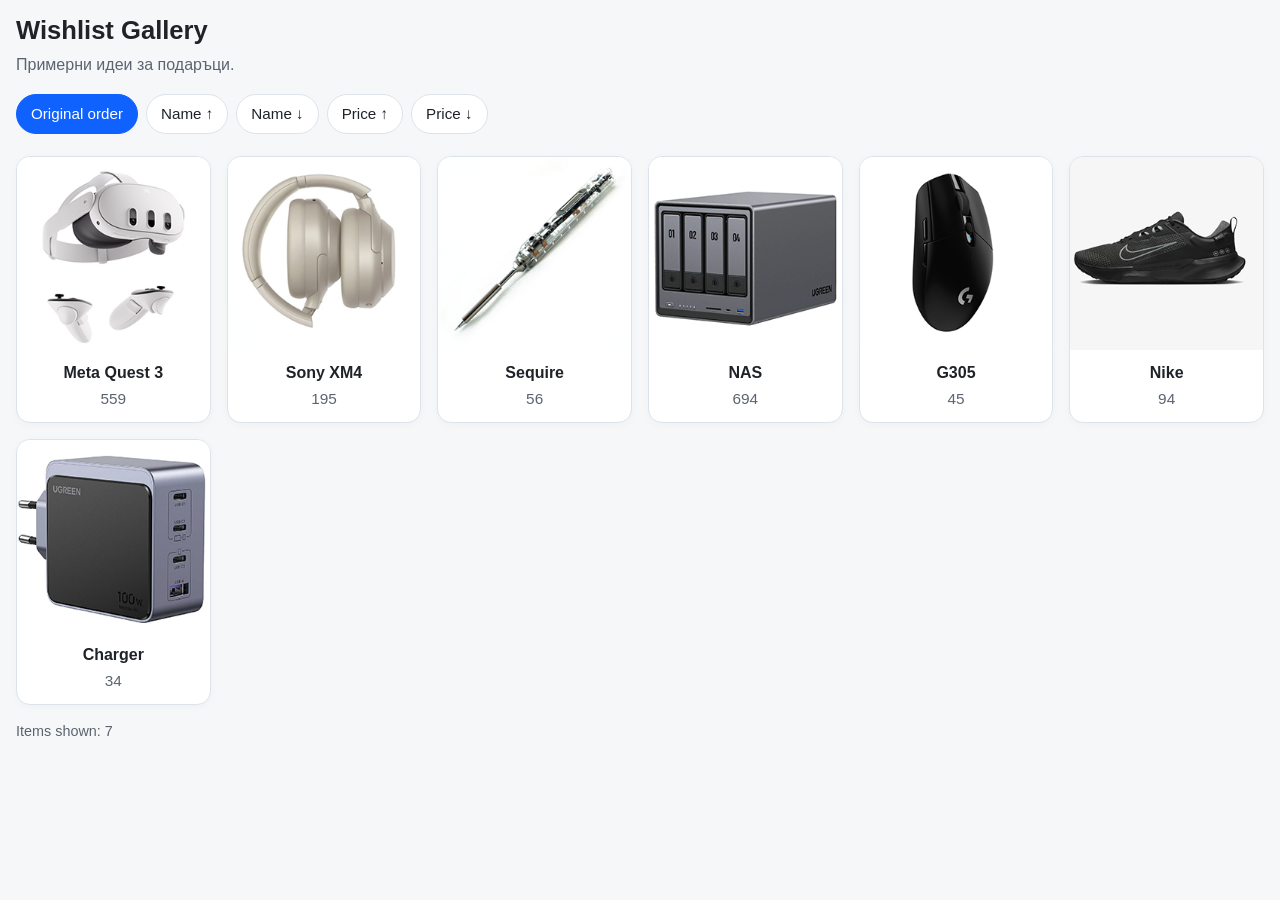
<file: index.html>
<!DOCTYPE html>
<html lang="en">
<head>
  <meta charset="UTF-8">
  <meta name="viewport" content="width=device-width, initial-scale=1.0">
  <title>Wishlist Gallery</title>
  <link rel="stylesheet" href="styles.css">
</head>
<body>
  <div class="container">
    <header class="header">
      <h1>Wishlist Gallery</h1>
      <p>Примерни идеи за подаръци.</p>
    </header>

    <nav class="toolbar" aria-label="Sorting options">
      <a href="index.html" class="active">Original order</a>
      <a href="name-asc.html">Name ↑</a>
      <a href="name-desc.html">Name ↓</a>
      <a href="price-asc.html">Price ↑</a>
      <a href="price-desc.html">Price ↓</a>
    </nav>

    <main class="gallery">
      <a class="card" href="https://www.vrstore.bg/vr-pc/oculus/meta-quest-3-512gb">
        <img src="images/metaquest3.png" alt="Meta Quest 3">
        <div class="card-body">
          <p class="item-name">Meta Quest 3</p>
          <p class="item-price">559</p>
        </div>
      </a>
      <a class="card" href="https://www.technomarket.bg/slushalki/sony-wh-1000xm4s-bluetooth-headphones-09207199">
        <img src="images/sony-xm4.png" alt="Sony XM4">
        <div class="card-body">
          <p class="item-name">Sony XM4</p>
          <p class="item-price">195</p>
        </div>
      </a>
      <a class="card" href="https://drones.bg/magazin/racing/hardware/sequre-si012-pro-kit-b2-soldering-pen/">
        <img src="images/sequire.png" alt="Sequire">
        <div class="card-body">
          <p class="item-name">Sequire</p>
          <p class="item-price">56</p>
        </div>
      </a>
      <a class="card" href="https://ardes.bg/product/ugreen-nasync-dxp4800-plus-ug35260-485304">
        <img src="images/nas.jpg" alt="NAS">
        <div class="card-body">
          <p class="item-name">NAS</p>
          <p class="item-price">694</p>
        </div>
      </a>
      <a class="card" href="https://www.technopolis.bg/bg/Mishki/Mishka-LOGITECH-G305-Lightspeed-BK-910-005282/p/566477">
        <img src="images/mouse.png" alt="G305">
        <div class="card-body">
          <p class="item-name">G305</p>
          <p class="item-price">45</p>
        </div>
      </a>
      <a class="card" href="https://www.sportvision.bg/maratonki/383333-nike-juniper-trail-2">
        <img src="images/shoes.png" alt="Nike">
        <div class="card-body">
          <p class="item-name">Nike</p>
          <p class="item-price">94</p>
        </div>
      </a>
      <a class="card" href="https://ardes.bg/product/ugreen-x565-nexode-air-100w-cheren-ug35043-446582">
        <img src="images/charger.png" alt="Charger">
        <div class="card-body">
          <p class="item-name">Charger</p>
          <p class="item-price">34</p>
        </div>
      </a>
    </main>

    <p class="footer-note">Items shown: 7</p>
  </div>
</body>
</html>
</file>
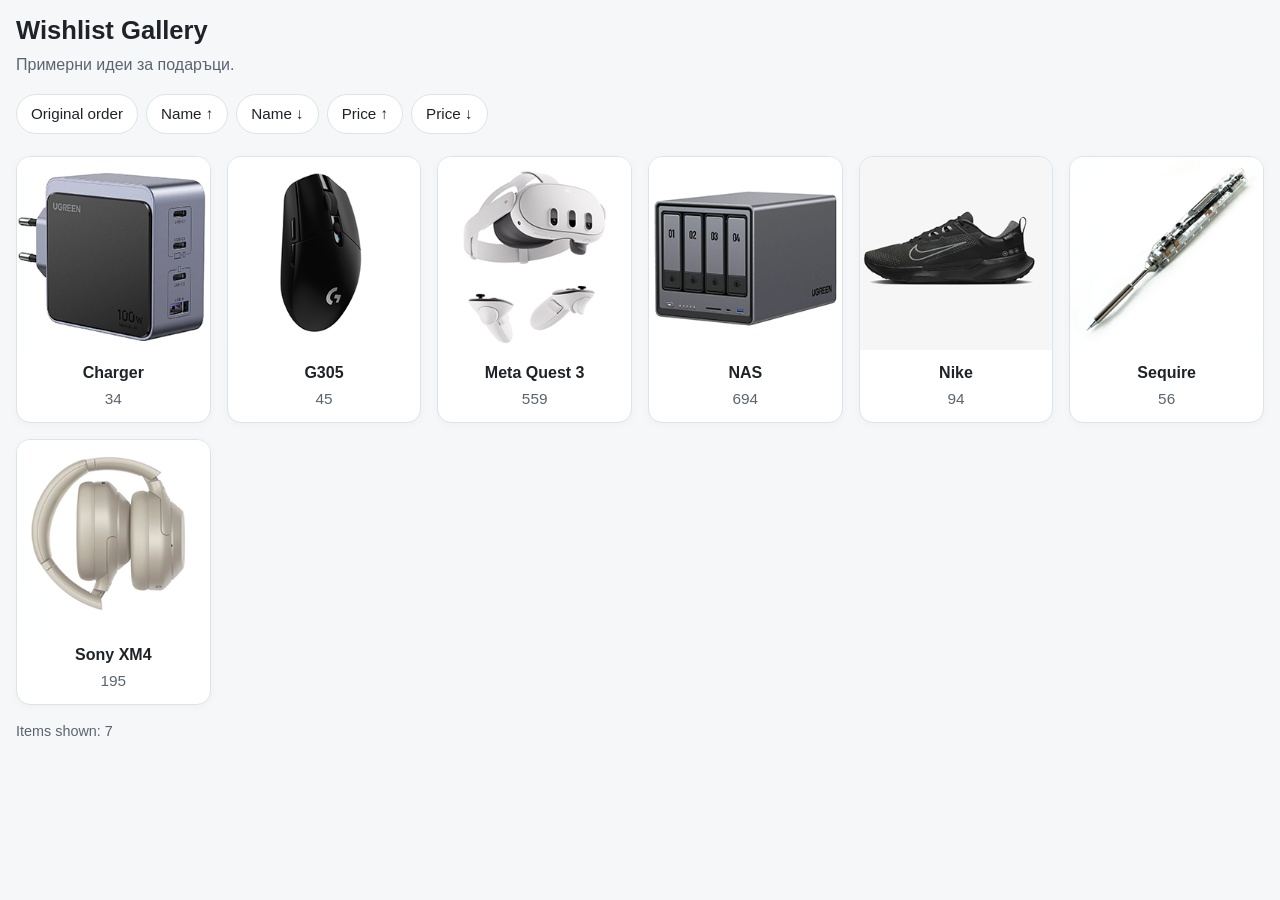
<file: name-asc.html>
<!DOCTYPE html>
<html lang="en">
<head>
  <meta charset="UTF-8">
  <meta name="viewport" content="width=device-width, initial-scale=1.0">
  <title>Wishlist Gallery</title>
  <link rel="stylesheet" href="styles.css">
</head>
<body>
  <div class="container">
    <header class="header">
      <h1>Wishlist Gallery</h1>
      <p>Примерни идеи за подаръци.</p>
    </header>

    <nav class="toolbar" aria-label="Sorting options">
      <a href="index.html">Original order</a>
      <a href="name-asc.html">Name ↑</a>
      <a href="name-desc.html">Name ↓</a>
      <a href="price-asc.html">Price ↑</a>
      <a href="price-desc.html">Price ↓</a>
    </nav>

    <main class="gallery">
      <a class="card" href="https://ardes.bg/product/ugreen-x565-nexode-air-100w-cheren-ug35043-446582">
        <img src="images/charger.png" alt="Charger">
        <div class="card-body">
          <p class="item-name">Charger</p>
          <p class="item-price">34</p>
        </div>
      </a>
      <a class="card" href="https://www.technopolis.bg/bg/Mishki/Mishka-LOGITECH-G305-Lightspeed-BK-910-005282/p/566477">
        <img src="images/mouse.png" alt="G305">
        <div class="card-body">
          <p class="item-name">G305</p>
          <p class="item-price">45</p>
        </div>
      </a>
      <a class="card" href="https://www.vrstore.bg/vr-pc/oculus/meta-quest-3-512gb">
        <img src="images/metaquest3.png" alt="Meta Quest 3">
        <div class="card-body">
          <p class="item-name">Meta Quest 3</p>
          <p class="item-price">559</p>
        </div>
      </a>
      <a class="card" href="https://ardes.bg/product/ugreen-nasync-dxp4800-plus-ug35260-485304">
        <img src="images/nas.jpg" alt="NAS">
        <div class="card-body">
          <p class="item-name">NAS</p>
          <p class="item-price">694</p>
        </div>
      </a>
      <a class="card" href="https://www.sportvision.bg/maratonki/383333-nike-juniper-trail-2">
        <img src="images/shoes.png" alt="Nike">
        <div class="card-body">
          <p class="item-name">Nike</p>
          <p class="item-price">94</p>
        </div>
      </a>
      <a class="card" href="https://drones.bg/magazin/racing/hardware/sequre-si012-pro-kit-b2-soldering-pen/">
        <img src="images/sequire.png" alt="Sequire">
        <div class="card-body">
          <p class="item-name">Sequire</p>
          <p class="item-price">56</p>
        </div>
      </a>
      <a class="card" href="https://www.technomarket.bg/slushalki/sony-wh-1000xm4s-bluetooth-headphones-09207199">
        <img src="images/sony-xm4.png" alt="Sony XM4">
        <div class="card-body">
          <p class="item-name">Sony XM4</p>
          <p class="item-price">195</p>
        </div>
      </a>
    </main>

    <p class="footer-note">Items shown: 7</p>
  </div>
</body>
</html>
</file>
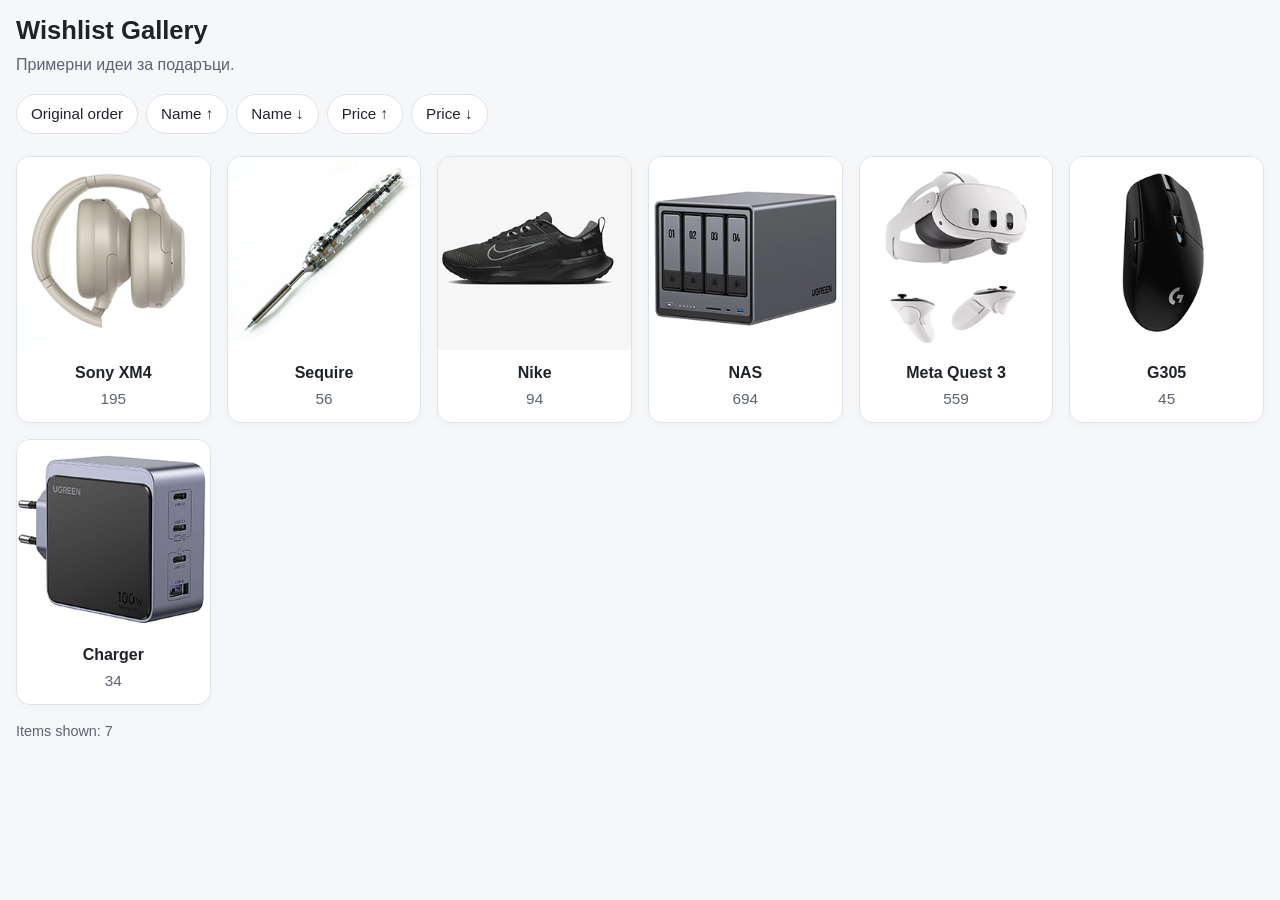
<file: name-desc.html>
<!DOCTYPE html>
<html lang="en">
<head>
  <meta charset="UTF-8">
  <meta name="viewport" content="width=device-width, initial-scale=1.0">
  <title>Wishlist Gallery</title>
  <link rel="stylesheet" href="styles.css">
</head>
<body>
  <div class="container">
    <header class="header">
      <h1>Wishlist Gallery</h1>
      <p>Примерни идеи за подаръци.</p>
    </header>

    <nav class="toolbar" aria-label="Sorting options">
      <a href="index.html">Original order</a>
      <a href="name-asc.html">Name ↑</a>
      <a href="name-desc.html">Name ↓</a>
      <a href="price-asc.html">Price ↑</a>
      <a href="price-desc.html">Price ↓</a>
    </nav>

    <main class="gallery">
      <a class="card" href="https://www.technomarket.bg/slushalki/sony-wh-1000xm4s-bluetooth-headphones-09207199">
        <img src="images/sony-xm4.png" alt="Sony XM4">
        <div class="card-body">
          <p class="item-name">Sony XM4</p>
          <p class="item-price">195</p>
        </div>
      </a>
      <a class="card" href="https://drones.bg/magazin/racing/hardware/sequre-si012-pro-kit-b2-soldering-pen/">
        <img src="images/sequire.png" alt="Sequire">
        <div class="card-body">
          <p class="item-name">Sequire</p>
          <p class="item-price">56</p>
        </div>
      </a>
      <a class="card" href="https://www.sportvision.bg/maratonki/383333-nike-juniper-trail-2">
        <img src="images/shoes.png" alt="Nike">
        <div class="card-body">
          <p class="item-name">Nike</p>
          <p class="item-price">94</p>
        </div>
      </a>
      <a class="card" href="https://ardes.bg/product/ugreen-nasync-dxp4800-plus-ug35260-485304">
        <img src="images/nas.jpg" alt="NAS">
        <div class="card-body">
          <p class="item-name">NAS</p>
          <p class="item-price">694</p>
        </div>
      </a>
      <a class="card" href="https://www.vrstore.bg/vr-pc/oculus/meta-quest-3-512gb">
        <img src="images/metaquest3.png" alt="Meta Quest 3">
        <div class="card-body">
          <p class="item-name">Meta Quest 3</p>
          <p class="item-price">559</p>
        </div>
      </a>
      <a class="card" href="https://www.technopolis.bg/bg/Mishki/Mishka-LOGITECH-G305-Lightspeed-BK-910-005282/p/566477">
        <img src="images/mouse.png" alt="G305">
        <div class="card-body">
          <p class="item-name">G305</p>
          <p class="item-price">45</p>
        </div>
      </a>
      <a class="card" href="https://ardes.bg/product/ugreen-x565-nexode-air-100w-cheren-ug35043-446582">
        <img src="images/charger.png" alt="Charger">
        <div class="card-body">
          <p class="item-name">Charger</p>
          <p class="item-price">34</p>
        </div>
      </a>
    </main>

    <p class="footer-note">Items shown: 7</p>
  </div>
</body>
</html>
</file>
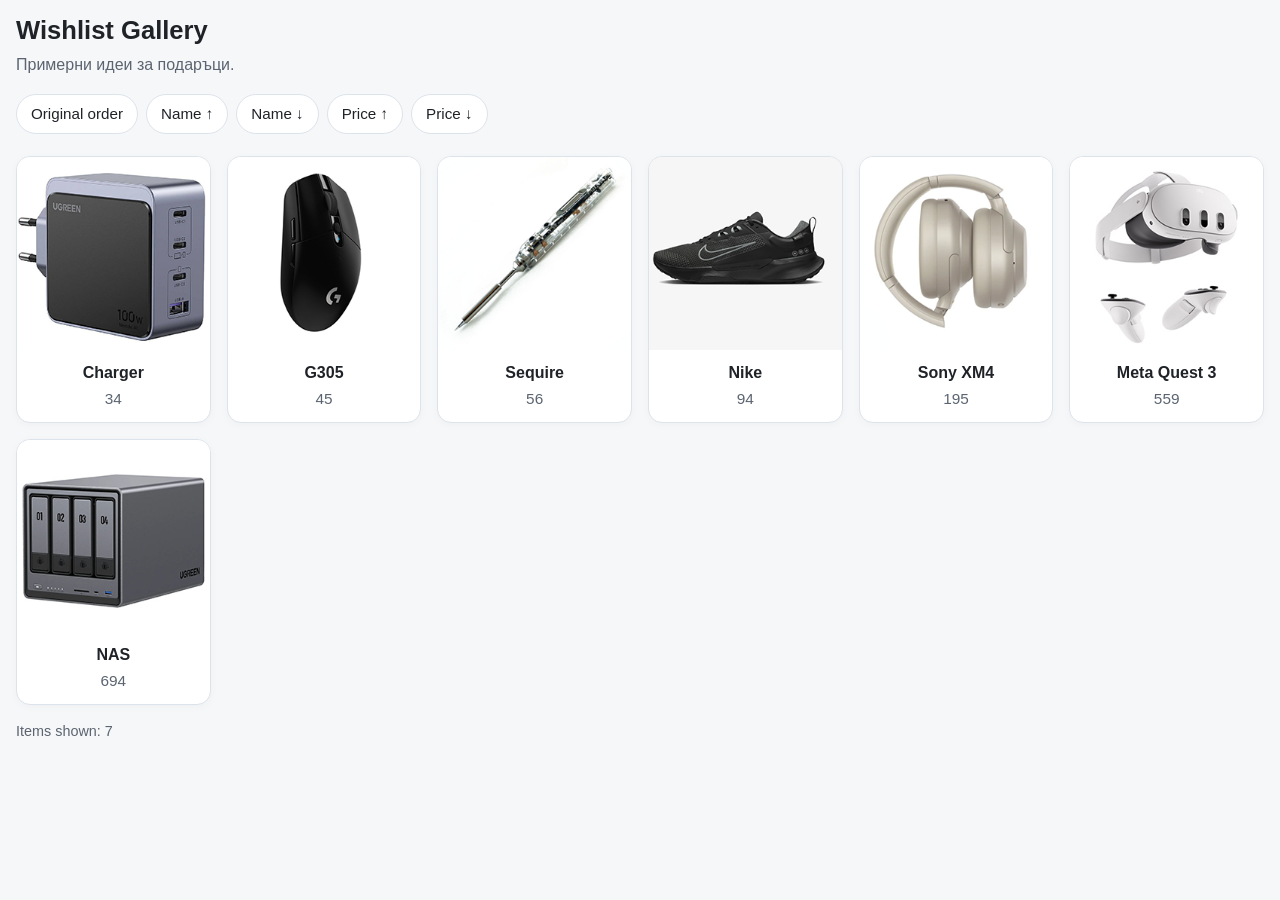
<file: price-asc.html>
<!DOCTYPE html>
<html lang="en">
<head>
  <meta charset="UTF-8">
  <meta name="viewport" content="width=device-width, initial-scale=1.0">
  <title>Wishlist Gallery</title>
  <link rel="stylesheet" href="styles.css">
</head>
<body>
  <div class="container">
    <header class="header">
      <h1>Wishlist Gallery</h1>
      <p>Примерни идеи за подаръци.</p>
    </header>

    <nav class="toolbar" aria-label="Sorting options">
      <a href="index.html">Original order</a>
      <a href="name-asc.html">Name ↑</a>
      <a href="name-desc.html">Name ↓</a>
      <a href="price-asc.html">Price ↑</a>
      <a href="price-desc.html">Price ↓</a>
    </nav>

    <main class="gallery">
      <a class="card" href="https://ardes.bg/product/ugreen-x565-nexode-air-100w-cheren-ug35043-446582">
        <img src="images/charger.png" alt="Charger">
        <div class="card-body">
          <p class="item-name">Charger</p>
          <p class="item-price">34</p>
        </div>
      </a>
      <a class="card" href="https://www.technopolis.bg/bg/Mishki/Mishka-LOGITECH-G305-Lightspeed-BK-910-005282/p/566477">
        <img src="images/mouse.png" alt="G305">
        <div class="card-body">
          <p class="item-name">G305</p>
          <p class="item-price">45</p>
        </div>
      </a>
      <a class="card" href="https://drones.bg/magazin/racing/hardware/sequre-si012-pro-kit-b2-soldering-pen/">
        <img src="images/sequire.png" alt="Sequire">
        <div class="card-body">
          <p class="item-name">Sequire</p>
          <p class="item-price">56</p>
        </div>
      </a>
      <a class="card" href="https://www.sportvision.bg/maratonki/383333-nike-juniper-trail-2">
        <img src="images/shoes.png" alt="Nike">
        <div class="card-body">
          <p class="item-name">Nike</p>
          <p class="item-price">94</p>
        </div>
      </a>
      <a class="card" href="https://www.technomarket.bg/slushalki/sony-wh-1000xm4s-bluetooth-headphones-09207199">
        <img src="images/sony-xm4.png" alt="Sony XM4">
        <div class="card-body">
          <p class="item-name">Sony XM4</p>
          <p class="item-price">195</p>
        </div>
      </a>
      <a class="card" href="https://www.vrstore.bg/vr-pc/oculus/meta-quest-3-512gb">
        <img src="images/metaquest3.png" alt="Meta Quest 3">
        <div class="card-body">
          <p class="item-name">Meta Quest 3</p>
          <p class="item-price">559</p>
        </div>
      </a>
      <a class="card" href="https://ardes.bg/product/ugreen-nasync-dxp4800-plus-ug35260-485304">
        <img src="images/nas.jpg" alt="NAS">
        <div class="card-body">
          <p class="item-name">NAS</p>
          <p class="item-price">694</p>
        </div>
      </a>
    </main>

    <p class="footer-note">Items shown: 7</p>
  </div>
</body>
</html>
</file>
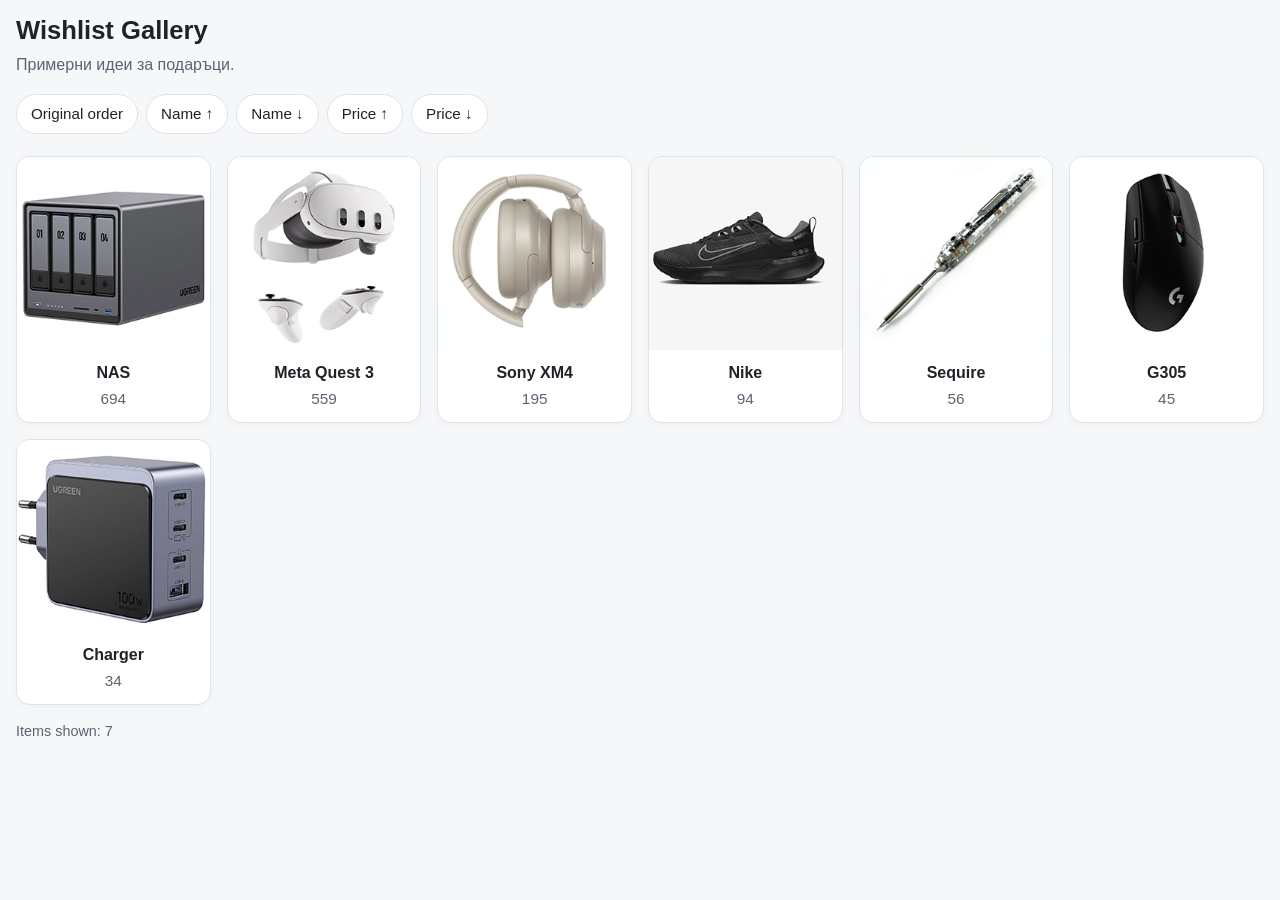
<file: price-desc.html>
<!DOCTYPE html>
<html lang="en">
<head>
  <meta charset="UTF-8">
  <meta name="viewport" content="width=device-width, initial-scale=1.0">
  <title>Wishlist Gallery</title>
  <link rel="stylesheet" href="styles.css">
</head>
<body>
  <div class="container">
    <header class="header">
      <h1>Wishlist Gallery</h1>
      <p>Примерни идеи за подаръци.</p>
    </header>

    <nav class="toolbar" aria-label="Sorting options">
      <a href="index.html">Original order</a>
      <a href="name-asc.html">Name ↑</a>
      <a href="name-desc.html">Name ↓</a>
      <a href="price-asc.html">Price ↑</a>
      <a href="price-desc.html">Price ↓</a>
    </nav>

    <main class="gallery">
      <a class="card" href="https://ardes.bg/product/ugreen-nasync-dxp4800-plus-ug35260-485304">
        <img src="images/nas.jpg" alt="NAS">
        <div class="card-body">
          <p class="item-name">NAS</p>
          <p class="item-price">694</p>
        </div>
      </a>
      <a class="card" href="https://www.vrstore.bg/vr-pc/oculus/meta-quest-3-512gb">
        <img src="images/metaquest3.png" alt="Meta Quest 3">
        <div class="card-body">
          <p class="item-name">Meta Quest 3</p>
          <p class="item-price">559</p>
        </div>
      </a>
      <a class="card" href="https://www.technomarket.bg/slushalki/sony-wh-1000xm4s-bluetooth-headphones-09207199">
        <img src="images/sony-xm4.png" alt="Sony XM4">
        <div class="card-body">
          <p class="item-name">Sony XM4</p>
          <p class="item-price">195</p>
        </div>
      </a>
      <a class="card" href="https://www.sportvision.bg/maratonki/383333-nike-juniper-trail-2">
        <img src="images/shoes.png" alt="Nike">
        <div class="card-body">
          <p class="item-name">Nike</p>
          <p class="item-price">94</p>
        </div>
      </a>
      <a class="card" href="https://drones.bg/magazin/racing/hardware/sequre-si012-pro-kit-b2-soldering-pen/">
        <img src="images/sequire.png" alt="Sequire">
        <div class="card-body">
          <p class="item-name">Sequire</p>
          <p class="item-price">56</p>
        </div>
      </a>
      <a class="card" href="https://www.technopolis.bg/bg/Mishki/Mishka-LOGITECH-G305-Lightspeed-BK-910-005282/p/566477">
        <img src="images/mouse.png" alt="G305">
        <div class="card-body">
          <p class="item-name">G305</p>
          <p class="item-price">45</p>
        </div>
      </a>
      <a class="card" href="https://ardes.bg/product/ugreen-x565-nexode-air-100w-cheren-ug35043-446582">
        <img src="images/charger.png" alt="Charger">
        <div class="card-body">
          <p class="item-name">Charger</p>
          <p class="item-price">34</p>
        </div>
      </a>
    </main>

    <p class="footer-note">Items shown: 7</p>
  </div>
</body>
</html>
</file>
<file: styles.css>
* { box-sizing: border-box; }
:root {
  --bg: #f6f7f9;
  --card: #ffffff;
  --text: #1f2328;
  --muted: #5b6470;
  --border: #dde3ea;
  --shadow: 0 8px 24px rgba(0,0,0,0.08);
  --accent: #0f62fe;
}
html { -webkit-text-size-adjust: 100%; }
body {
  margin: 0;
  font-family: Arial, Helvetica, sans-serif;
  background: var(--bg);
  color: var(--text);
}
.container {
  max-width: 1400px;
  margin: 0 auto;
  padding: 16px;
}
.header {
  margin-bottom: 18px;
}
.header h1 {
  margin: 0 0 8px;
  font-size: clamp(1.4rem, 2vw, 2rem);
}
.header p {
  margin: 0;
  color: var(--muted);
  line-height: 1.45;
}
.toolbar {
  display: flex;
  flex-wrap: wrap;
  gap: 8px;
  margin: 18px 0 22px;
}
.toolbar a {
  display: inline-block;
  padding: 10px 14px;
  border: 1px solid var(--border);
  border-radius: 999px;
  background: #fff;
  color: var(--text);
  text-decoration: none;
  font-size: 0.95rem;
  line-height: 1.2;
}
.toolbar a:hover,
.toolbar a:focus-visible {
  border-color: var(--accent);
  color: var(--accent);
  outline: none;
}
.toolbar a.active {
  background: var(--accent);
  border-color: var(--accent);
  color: #fff;
}
.gallery {
  display: grid;
  grid-template-columns: repeat(auto-fit, minmax(180px, 1fr));
  gap: 16px;
}
.card {
  display: block;
  background: var(--card);
  border: 1px solid var(--border);
  border-radius: 14px;
  overflow: hidden;
  text-decoration: none;
  color: inherit;
  box-shadow: 0 2px 8px rgba(0,0,0,0.03);
  transition: transform 0.15s ease, box-shadow 0.15s ease, border-color 0.15s ease;
}
.card:hover,
.card:focus-visible {
  transform: translateY(-3px);
  box-shadow: var(--shadow);
  border-color: #c8d2dd;
  outline: none;
}
.card img {
  display: block;
  width: 100%;
  aspect-ratio: 1 / 1;
  object-fit: cover;
  background: #e9edf2;
}
.card-body {
  padding: 12px 14px 14px;
  text-align: center;
}
.item-name {
  margin: 0 0 6px;
  font-size: 1rem;
  font-weight: 700;
  line-height: 1.35;
}
.item-price {
  margin: 0;
  font-size: 0.96rem;
  color: var(--muted);
}
.footer-note {
  margin-top: 18px;
  color: var(--muted);
  font-size: 0.9rem;
}
@media (max-width: 520px) {
  .container { padding: 12px; }
  .gallery { grid-template-columns: repeat(auto-fit, minmax(140px, 1fr)); gap: 12px; }
  .toolbar a { flex: 1 1 calc(50% - 8px); text-align: center; }
}
</file>
